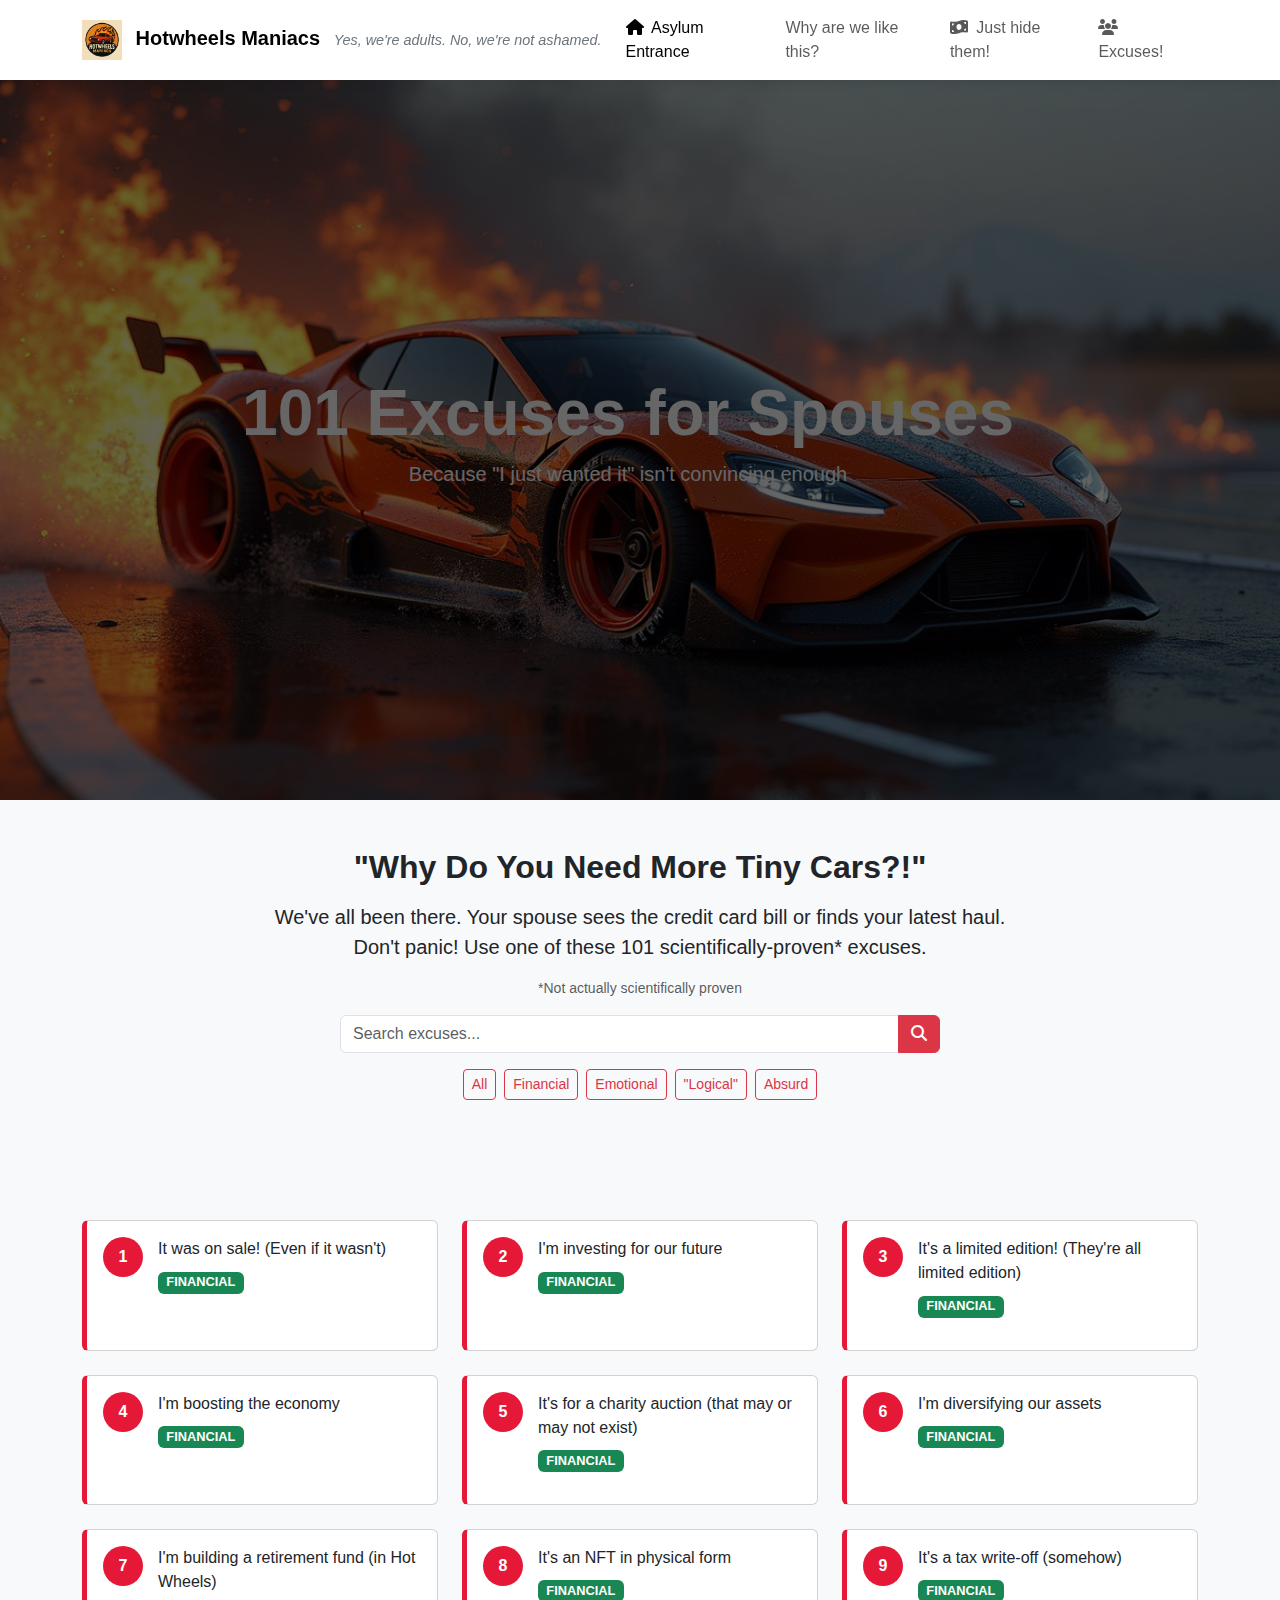
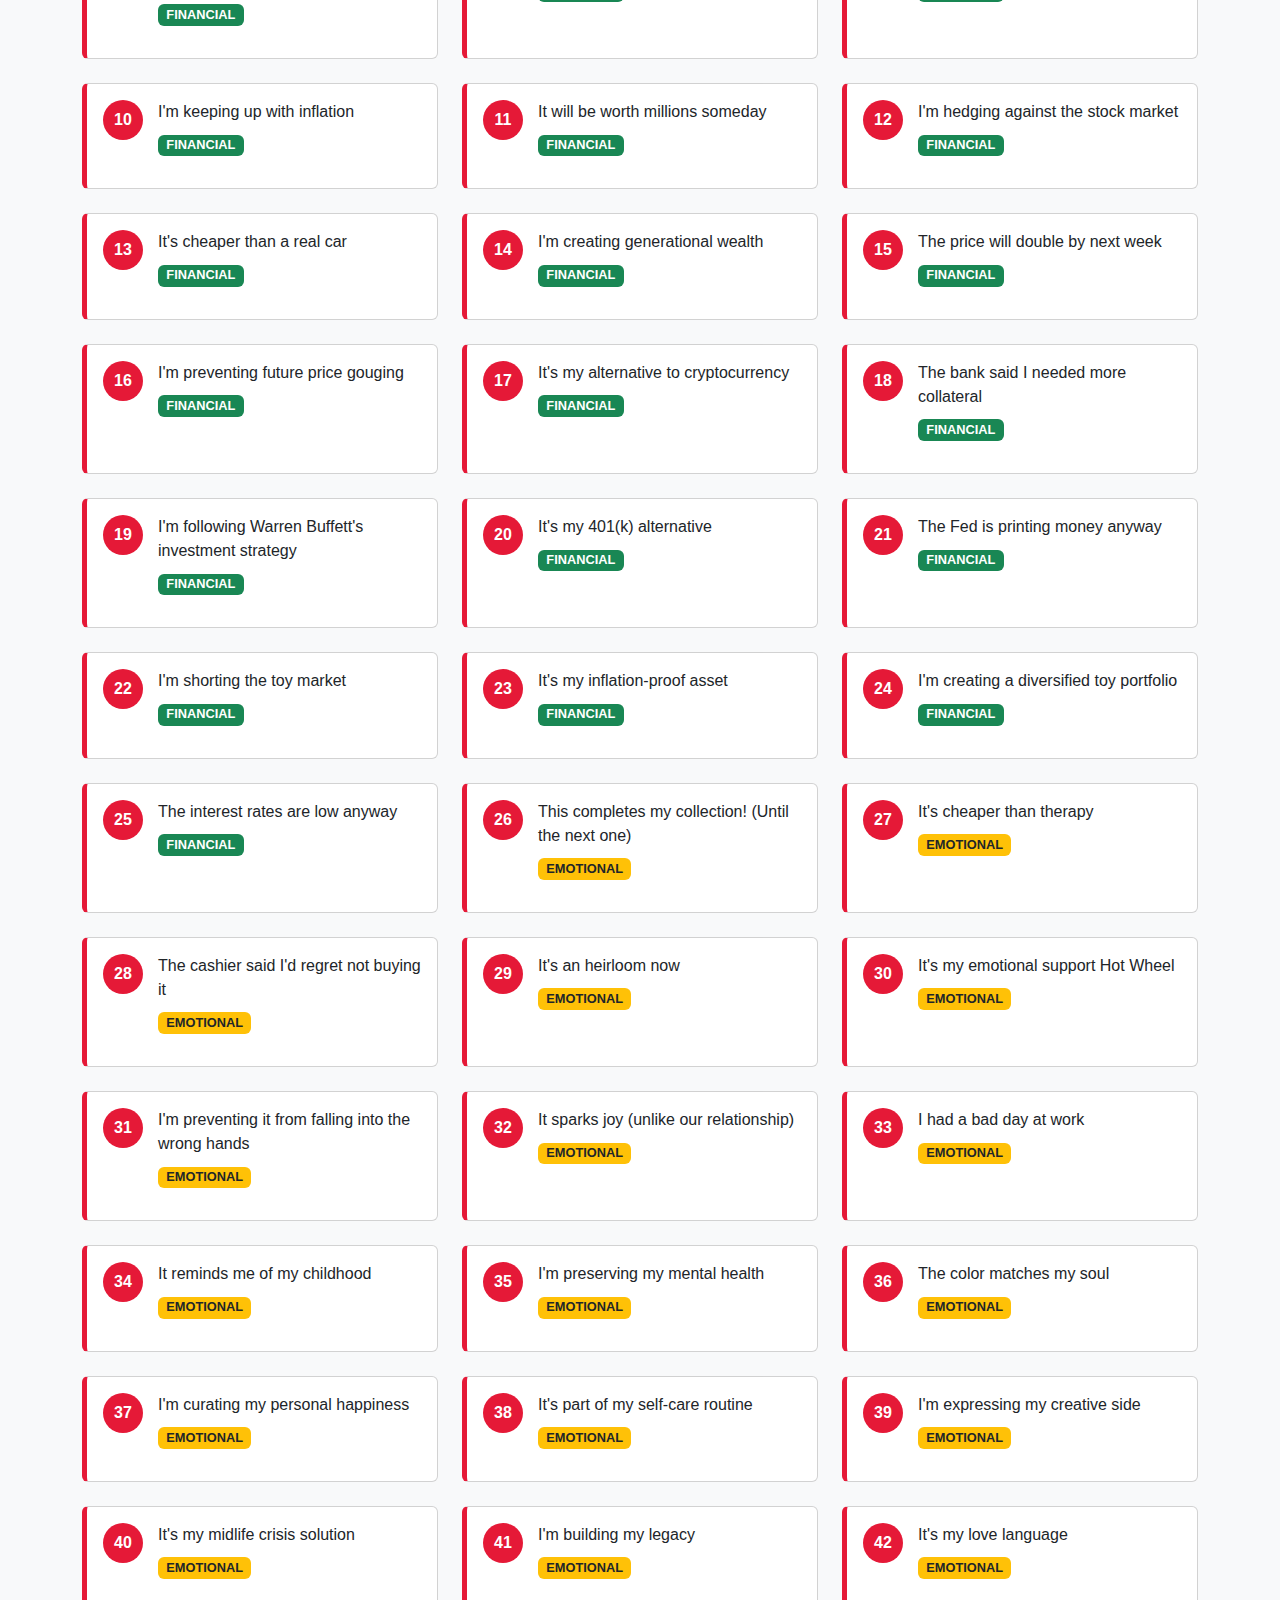
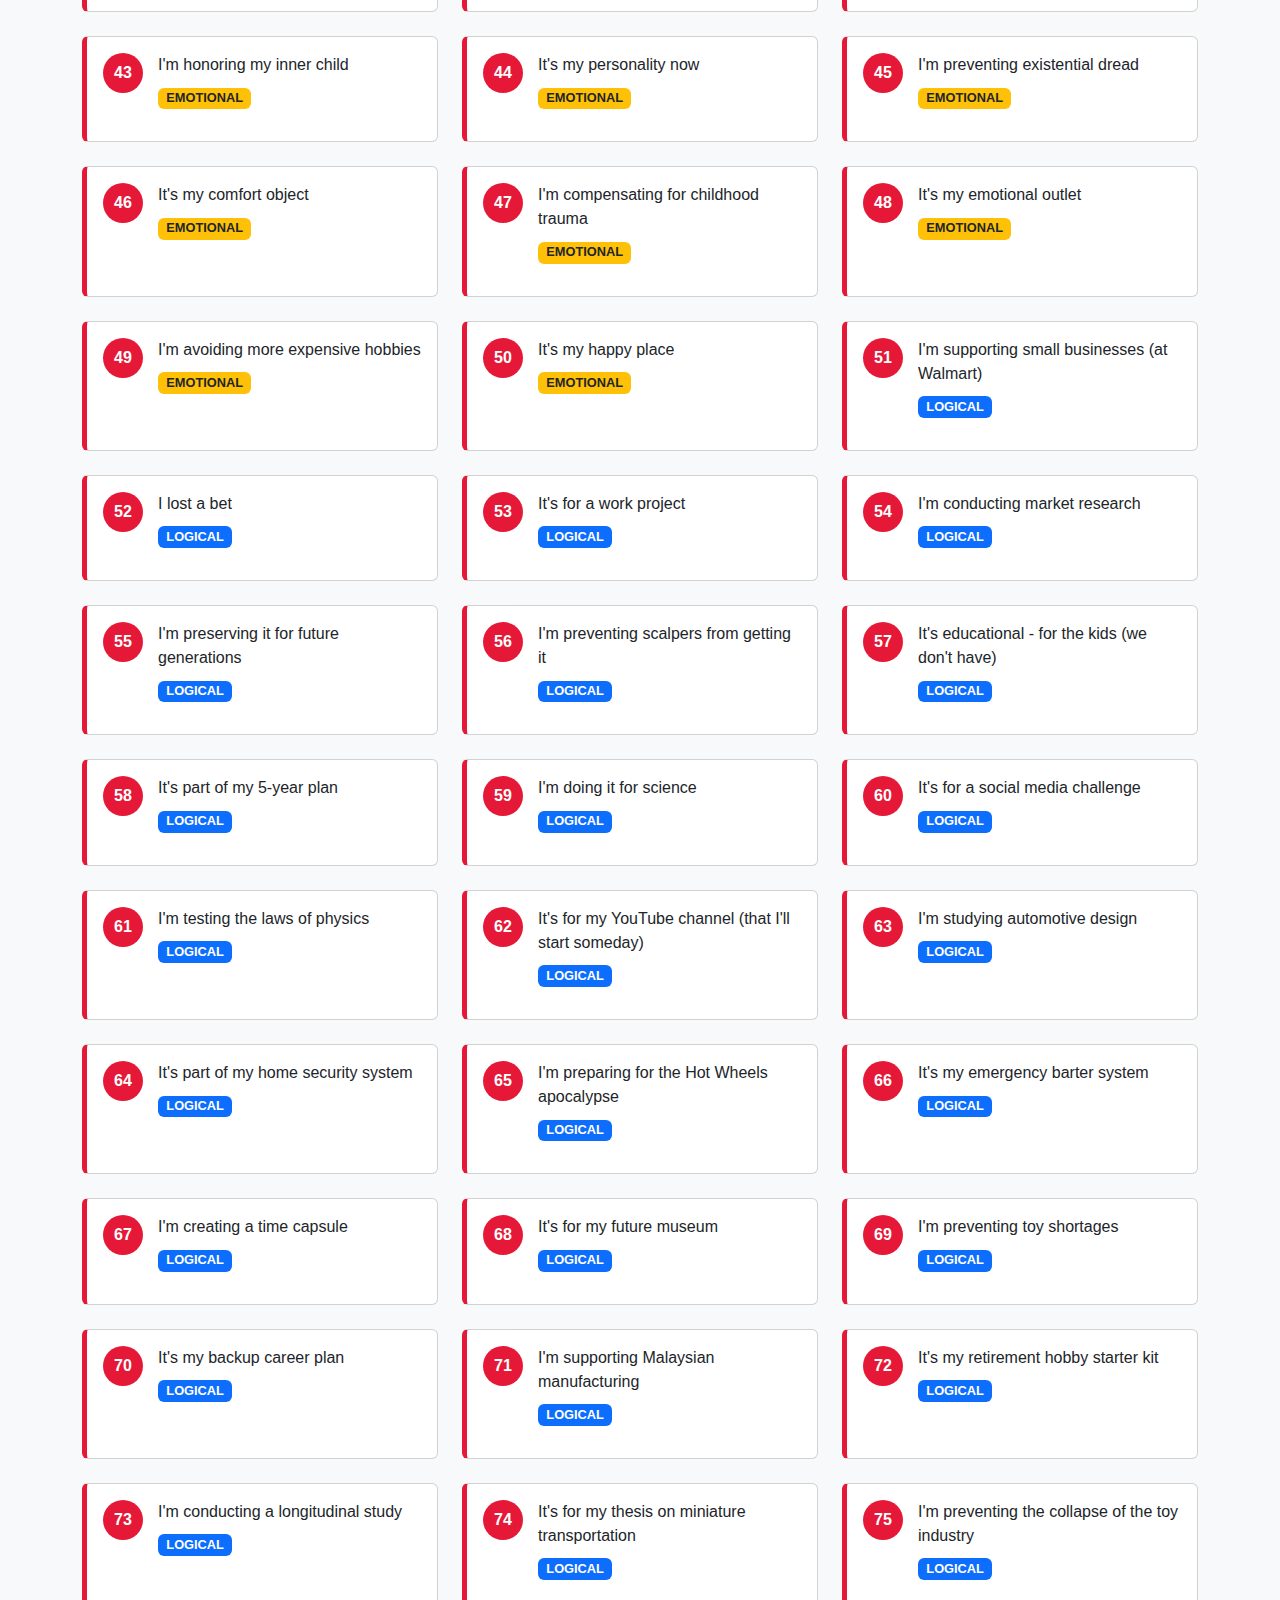
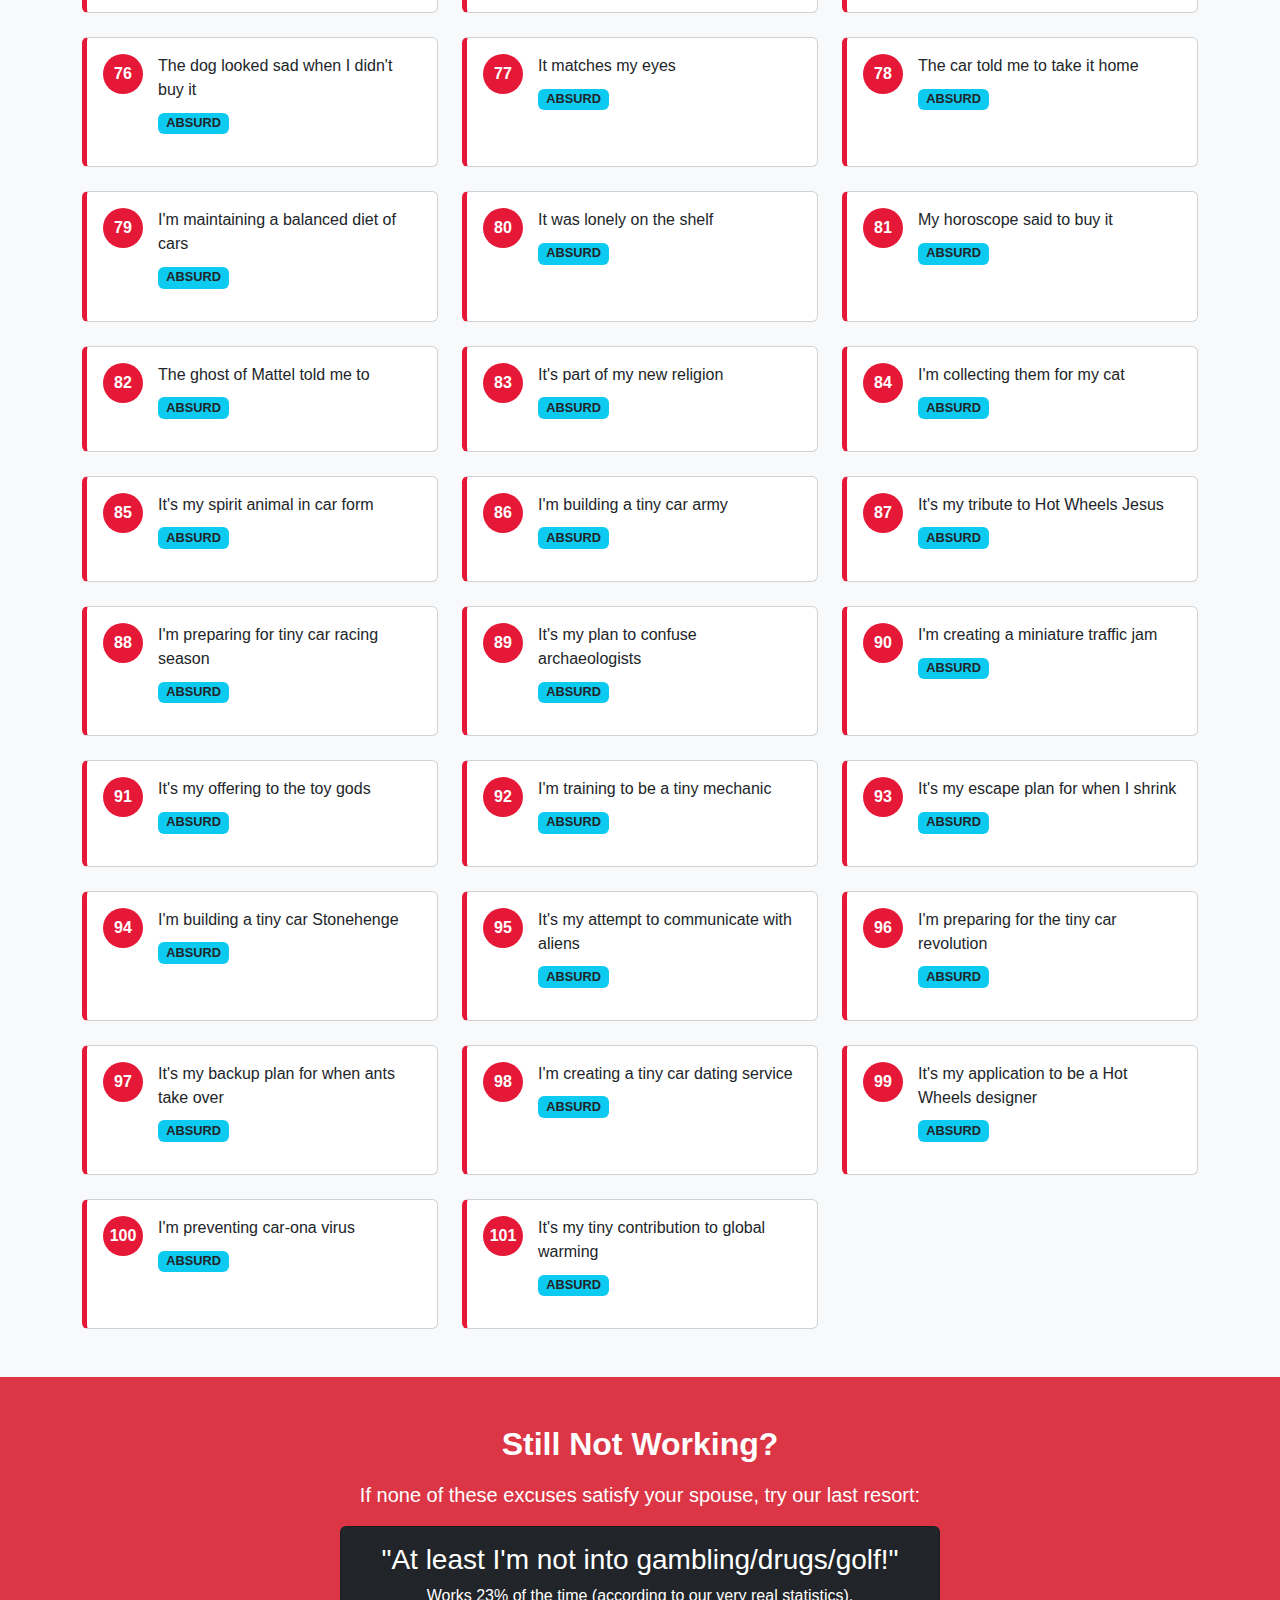
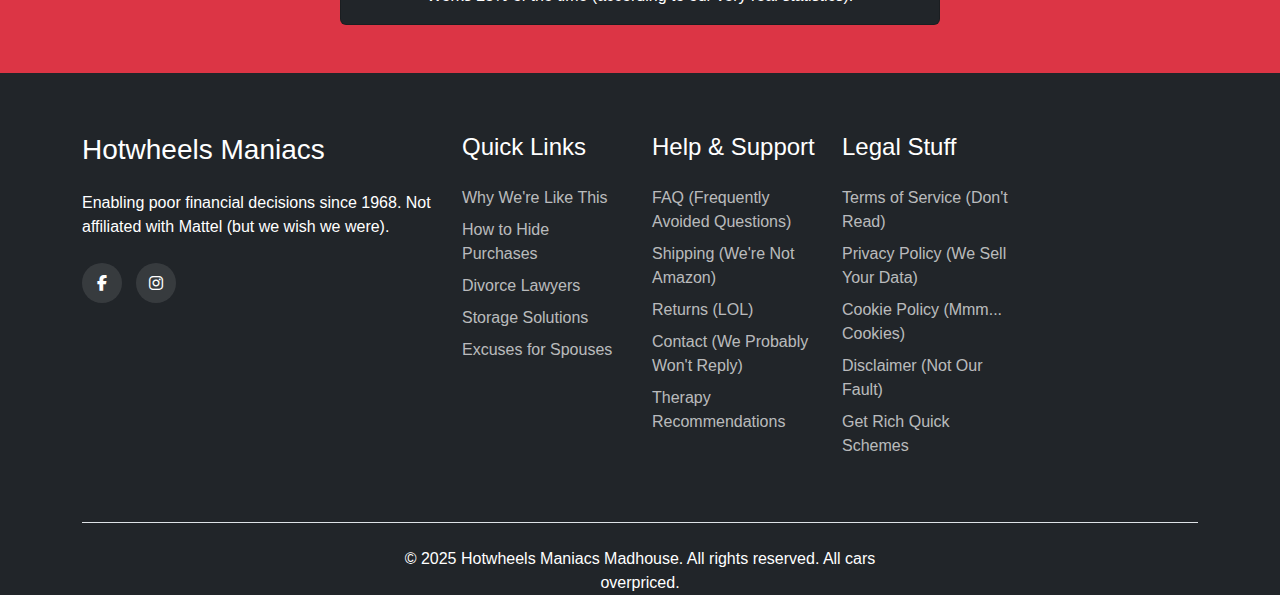
<file: pages/excuses.html>
<!DOCTYPE html>
<html lang="en">
<head>
    <meta charset="UTF-8">
    <meta name="viewport" content="width=device-width, initial-scale=1.0">
    <title>Excuses for Spouses | Hotwheels Maniacs Madhouse</title>
    <!-- Bootstrap CSS -->
    <link href="https://cdn.jsdelivr.net/npm/bootstrap@5.3.0/dist/css/bootstrap.min.css" rel="stylesheet">
    <!-- Font Awesome -->
    <link rel="stylesheet" href="https://cdnjs.cloudflare.com/ajax/libs/font-awesome/6.4.0/css/all.min.css">
    <!-- Custom CSS -->
    <link rel="stylesheet" href="../css/styles.css">

</head>
<body>
    <!-- Navigation -->
    <nav class="navbar navbar-expand-lg navbar-light bg-white sticky-top">
        <div class="container">
            <a class="navbar-brand" href="../index.html">
                <img src="../img/Logo.png" alt="Hotwheels Maniacs Madhouse" class="me-2">
                <span class="fw-bold">Hotwheels Maniacs</span>
                <span class="tagline ms-2 d-none d-lg-inline">Yes, we're adults. No, we're not ashamed.</span>
            </a>
            <button class="navbar-toggler" type="button" data-bs-toggle="collapse" data-bs-target="#navbarNav">
                <span class="navbar-toggler-icon"></span>
            </button>
            <div class="collapse navbar-collapse" id="navbarNav">
                <ul class="navbar-nav ms-auto">
                    <li class="nav-item">
                        <a class="nav-link active" href="../pages/asylum.html"><i class="fas fa-home me-1"></i> Asylum Entrance</a>
                    </li>
                    <li class="nav-item">
                        <a class="nav-link" href="../pages/why.html" class="fas fa-car me-1"></i> Why are we like this?</a>
                    </li>
                    <li class="nav-item">
                        <a class="nav-link" href="../pages/hide.html"><i class="fas fa-money-bill-wave me-1"></i> Just hide them!</a>
                    </li>
                    <li class="nav-item">
                        <a class="nav-link" href="../pages/excuses.html"><i class="fas fa-users me-1"></i> Excuses!</a>
                    </li>
                </ul>
            </div>
        </div>
    </nav>

    <!-- Hero Section -->
<section class="hero" style="background-image: url('../img/carousel.jpeg');">
    <div class="hero-overlay"></div>
    <div class="container h-100 d-flex">
        <div class="row align-items-center w-100">
            <div class="col-12 text-center text-white">
                <h1 class="display-3 fw-bold">101 Excuses for Spouses</h1>
                <p class="lead">Because "I just wanted it" isn't convincing enough</p>
            </div>
        </div>
    </div>
</section>

    <!-- Intro Section -->
    <section class="py-5 bg-light">
        <div class="container text-center">
            <h2 class="fw-bold mb-3">"Why Do You Need More Tiny Cars?!"</h2>
            <p class="lead">We've all been there. Your spouse sees the credit card bill or finds your latest haul. <br> 
            <strong>Don't panic!</strong> Use one of these 101 scientifically-proven* excuses.</p>
            <p class="small text-muted">*Not actually scientifically proven</p>
            
            <div class="search-box input-group mb-3">
                <input type="text" id="excuseSearch" class="form-control" placeholder="Search excuses...">
                <button class="btn btn-danger" type="button">
                    <i class="fas fa-search"></i>
                </button>
            </div>
            
            <div class="d-flex flex-wrap justify-content-center gap-2 mb-4">
                <button class="btn btn-sm btn-outline-danger filter-btn" data-category="all">All</button>
                <button class="btn btn-sm btn-outline-danger filter-btn" data-category="financial">Financial</button>
                <button class="btn btn-sm btn-outline-danger filter-btn" data-category="emotional">Emotional</button>
                <button class="btn btn-sm btn-outline-danger filter-btn" data-category="logical">"Logical"</button>
                <button class="btn btn-sm btn-outline-danger filter-btn" data-category="absurd">Absurd</button>
            </div>
        </div>
    </section>

    <!-- Excuses List -->
    <section id="excuses" class="py-5">
        <div class="container">
            <div class="row g-4" id="excusesContainer">
                <!-- Excuses will be loaded here via JavaScript -->
            </div>
        </div>
    </section>

    <!-- Final Plea -->
    <section class="py-5 bg-danger text-white">
        <div class="container text-center">
            <h2 class="fw-bold mb-3">Still Not Working?</h2>
            <p class="lead">If none of these excuses satisfy your spouse, try our last resort:</p>
            <div class="card bg-dark text-white mx-auto" style="max-width: 600px;">
                <div class="card-body">
                    <h3 class="card-title">"At least I'm not into gambling/drugs/golf!"</h3>
                    <p class="card-text">Works 23% of the time (according to our very real statistics).</p>
                </div>
            </div>
        </div>
    </section>

    <!-- Footer -->
    <footer class="footer">
        <div class="container">
            <div class="row g-4">
                <div class="col-lg-4">
                    <h3 class="text-white mb-4">Hotwheels Maniacs</h3>
                    <p>Enabling poor financial decisions since 1968. Not affiliated with Mattel (but we wish we were).</p>
                    <div class="social-links mt-4">
                        <a href="#"><i class="fab fa-facebook-f"></i></a>
                        <a href="#"><i class="fab fa-instagram"></i></a>
                    </div>
                </div>
                
                <div class="col-md-4 col-lg-2">
                    <h4 class="text-white mb-4">Quick Links</h4>
                    <ul class="list-unstyled">
                        <li class="mb-2"><a href="../pages/why.html">Why We're Like This</a></li>
                        <li class="mb-2"><a href="../pages/hide.html">How to Hide Purchases</a></li>
                        <li class="mb-2"><a href="https://www.avocati-romania.com/articole/cum-sa-gasesti-un-avocat-bun-pentru-divorturi-11">Divorce Lawyers</a></li>
                        <li class="mb-2"><a href="../pages/storage.html">Storage Solutions</a></li>
                        <li class="mb-2"><a href="../pages/excuses.html">Excuses for Spouses</a></li>
                    </ul>
                </div>
                
                <div class="col-md-4 col-lg-2">
                    <h4 class="text-white mb-4">Help & Support</h4>
                    <ul class="list-unstyled">
                        <li class="mb-2"><a href="#">FAQ (Frequently Avoided Questions)</a></li>
                        <li class="mb-2"><a href="#">Shipping (We're Not Amazon)</a></li>
                        <li class="mb-2"><a href="#">Returns (LOL)</a></li>
                        <li class="mb-2"><a href="#">Contact (We Probably Won't Reply)</a></li>
                        <li class="mb-2"><a href="#">Therapy Recommendations</a></li>
                    </ul>
                </div>
                
                <div class="col-md-4 col-lg-2">
                    <h4 class="text-white mb-4">Legal Stuff</h4>
                    <ul class="list-unstyled">
                        <li class="mb-2"><a href="#">Terms of Service (Don't Read)</a></li>
                        <li class="mb-2"><a href="#">Privacy Policy (We Sell Your Data)</a></li>
                        <li class="mb-2"><a href="#">Cookie Policy (Mmm... Cookies)</a></li>
                        <li class="mb-2"><a href="#">Disclaimer (Not Our Fault)</a></li>
                        <li class="mb-2"><a href="#">Get Rich Quick Schemes</a></li>
                    </ul>
                </div>
            </div>
            
<div class="border-top mt-5 pt-4">
    <div class="row justify-content-center"> 
        <div class="col-md-6 text-center"> 
            <p class="mb-0">&copy; 2025 Hotwheels Maniacs Madhouse. All rights reserved. All cars overpriced.</p>
        </div>
    </div>
</div>
        </div>
    </footer>

    <!-- Bootstrap JS -->
    <script src="https://cdn.jsdelivr.net/npm/bootstrap@5.3.0/dist/js/bootstrap.bundle.min.js"></script>
    <!-- Custom JS -->
    <script src="../js/excuses.js"></script>
</body>
</html>
</file>
<file: css/styles.css>
:root {
    --hotwheels-red: #E51937;
    --hotwheels-blue: #0066CC;
    --hotwheels-gold: #FFD700;
}

body {
    font-family: 'Segoe UI', Tahoma, Geneva, Verdana, sans-serif;
    background-color: #f8f9fa;
}

.navbar-brand img {
    height: 40px;
}

.navbar {
    box-shadow: 0 2px 10px rgba(0, 0, 0, 0.1);
}

.tagline {
    font-size: 0.9rem;
    color: #6c757d;
    font-style: italic;
}

.funny-label {
    font-size: 0.8rem;
    color: #6c757d;
    font-style: italic;
}

.hero {
    height: 80vh;
    min-height: 500px;
    background-size: cover;
    background-position: center;
    position: relative;
    color: white;
}

.hero-overlay {
    background-color: rgba(0, 0, 0, 0.6);
    position: absolute;
    top: 0;
    left: 0;
    width: 100%;
    height: 100%;
}

.hero-content {
    position: relative;
    z-index: 1;
}

.collection-card, .deal-card {
    transition: transform 0.3s;
    height: 100%;
}

.collection-card:hover, .deal-card:hover {
    transform: translateY(-10px);
}

.card-img-top {
    height: 200px;
    object-fit: cover;
}

.card-overlay {
    position: absolute;
    top: 0;
    left: 0;
    width: 100%;
    height: 100%;
    background: rgba(0, 0, 0, 0.5);
    display: flex;
    align-items: center;
    justify-content: center;
    opacity: 0;
    transition: opacity 0.3s;
}

.collection-card:hover .card-overlay {
    opacity: 1;
}

.card-badge {
    position: absolute;
    top: 10px;
    right: 10px;
}

.testimonial-card {
    position: relative;
}

.testimonial-card::before {
    content: '"';
    font-size: 5rem;
    color: rgba(229, 25, 55, 0.1);
    position: absolute;
    top: 10px;
    left: 20px;
    line-height: 1;
}

.stat-card {
    text-align: center;
    padding: 20px;
    border-radius: 8px;
    background-color: white;
    box-shadow: 0 4px 15px rgba(0, 0, 0, 0.05);
}

.stat-icon {
    font-size: 2rem;
    color: var(--hotwheels-red);
    width: 60px;
    height: 60px;
    border-radius: 50%;
    background-color: rgba(229, 25, 55, 0.1);
    display: flex;
    align-items: center;
    justify-content: center;
    margin: 0 auto 15px;
}

.footer {
    background-color: #212529;
    color: white;
    padding: 60px 0 0;
}

.footer a {
    color: rgba(255, 255, 255, 0.7);
    text-decoration: none;
    transition: color 0.3s;
}

.footer a:hover {
    color: white;
}

.social-links a {
    display: inline-flex;
    align-items: center;
    justify-content: center;
    width: 40px;
    height: 40px;
    border-radius: 50%;
    background-color: rgba(255, 255, 255, 0.1);
    color: white;
    margin-right: 10px;
}

.social-links a:hover {
    background-color: var(--hotwheels-red);
}

.carousel-control-prev, .carousel-control-next {
    width: 5%;
}

.btn-warning {
    color: #000;
}

/* Custom button icons */
.btn i.fa-car-crash {
    transform: rotate(45deg);
}

.btn i.fa-kidney {
    color: var(--hotwheels-red);
}

.btn i.fa-gem {
    color: var(--hotwheels-blue);
}

/* Responsive adjustments */
@media (max-width: 768px) {
    .hero {
        height: 70vh;
    }
    
    .hero-content {
        text-align: center;
    }
    
    .hero-btns {
        flex-direction: column;
    }
}

/* Asylum Page Specific Styles */
.card.border-danger {
    border-width: 2px;
    transition: transform 0.3s, box-shadow 0.3s;
}

.card.border-danger:hover {
    transform: translateY(-5px);
    box-shadow: 0 10px 20px rgba(229, 25, 55, 0.1);
}

.hero-asylum {
    background-size: cover;
    background-position: center;
    height: 60vh;
    min-height: 400px;
    position: relative;
    color: white;
}

/* Warning Sign Cards */
.bg-danger.rounded-circle {
    width: 60px;
    height: 60px;
    display: flex;
    align-items: center;
    justify-content: center;
}

/* Testimonial Images */
.testimonial-img {
    width: 60px;
    height: 60px;
    object-fit: cover;
}

/* Responsive Adjustments */
@media (max-width: 768px) {
    .hero-asylum {
        height: 50vh;
    }
    
    .d-flex.align-items-center.mb-3 {
        flex-direction: column;
        text-align: center;
    }
    
    .bg-danger.rounded-circle {
        margin-bottom: 15px;
    }
}

/* Add these to your existing styles.css */
.excuse-card {
    transition: transform 0.3s;
    border-left: 5px solid var(--hotwheels-red);
}
.excuse-card:hover {
    transform: translateY(-5px);
    box-shadow: 0 5px 15px rgba(229, 25, 55, 0.1);
}
.excuse-number {
    background-color: var(--hotwheels-red);
    color: white;
    width: 40px;
    height: 40px;
    border-radius: 50%;
    display: flex;
    align-items: center;
    justify-content: center;
    font-weight: bold;
    margin-right: 15px;
    flex-shrink: 0;
}
.search-box {
    max-width: 600px;
    margin: 0 auto 30px;
}
.category-badge {
    font-size: 0.8rem;
    margin-right: 5px;
}
.filter-btn.active {
    background-color: var(--hotwheels-red);
    color: white !important;
}

/* Hide */

        .method-card {
            transition: all 0.3s;
            border-left: 5px solid var(--hotwheels-red);
        }
        .method-card:hover {
            transform: translateY(-5px);
            box-shadow: 0 10px 20px rgba(229, 25, 55, 0.1);
        }
        .effectiveness-meter {
            height: 10px;
            border-radius: 5px;
            background: #e9ecef;
            margin-bottom: 10px;
        }
        .effectiveness-bar {
            height: 100%;
            border-radius: 5px;
            background: var(--hotwheels-red);
        }
        .difficulty-badge {
            font-size: 0.8rem;
        }
        .stealth-image {
            height: 200px;
            object-fit: cover;
            object-position: center;
        }
        .stealth-badge {
            position: absolute;
            top: 10px;
            right: 10px;
            font-size: 0.8rem;
        }

/* Why */

        .psychology-card {
            border-left: 5px solid var(--hotwheels-red);
            transition: all 0.3s;
        }
        .psychology-card:hover {
            transform: translateY(-5px);
            box-shadow: 0 10px 20px rgba(229, 25, 55, 0.1);
        }
        .theory-icon {
            font-size: 2.5rem;
            color: var(--hotwheels-red);
            margin-bottom: 1rem;
        }
        .timeline {
            position: relative;
            padding-left: 50px;
        }
        .timeline::before {
            content: '';
            position: absolute;
            left: 15px;
            top: 0;
            bottom: 0;
            width: 4px;
            background: var(--hotwheels-red);
        }
        .timeline-item {
            position: relative;
            margin-bottom: 30px;
        }
        .timeline-item::before {
            content: '';
            position: absolute;
            left: -43px;
            top: 5px;
            width: 20px;
            height: 20px;
            border-radius: 50%;
            background: var(--hotwheels-red);
            border: 4px solid white;
        }

/* Storage  */
        .solution-card {
            transition: all 0.3s;
            border-left: 5px solid var(--hotwheels-red);
        }
        .solution-card:hover {
            transform: translateY(-5px);
            box-shadow: 0 10px 20px rgba(229, 25, 55, 0.1);
        }
        .solution-icon {
            font-size: 2.5rem;
            color: var(--hotwheels-red);
            margin-bottom: 1rem;
        }
        .storage-badge {
            position: absolute;
            top: 10px;
            right: 10px;
            font-size: 0.8rem;
        }
        .storage-image {
            height: 200px;
            object-fit: cover;
            object-position: center;
        }

/* Excuses */

        .excuse-card {
            transition: transform 0.3s;
            border-left: 5px solid var(--hotwheels-red);
        }
        .excuse-card:hover {
            transform: translateY(-5px);
            box-shadow: 0 5px 15px rgba(229, 25, 55, 0.1);
        }
        .excuse-number {
            background-color: var(--hotwheels-red);
            color: white;
            width: 40px;
            height: 40px;
            border-radius: 50%;
            display: flex;
            align-items: center;
            justify-content: center;
            font-weight: bold;
            margin-right: 15px;
        }
        .search-box {
            max-width: 600px;
            margin: 0 auto 30px;
        }
        .category-badge {
            font-size: 0.8rem;
            margin-right: 5px;
        }
</file>
